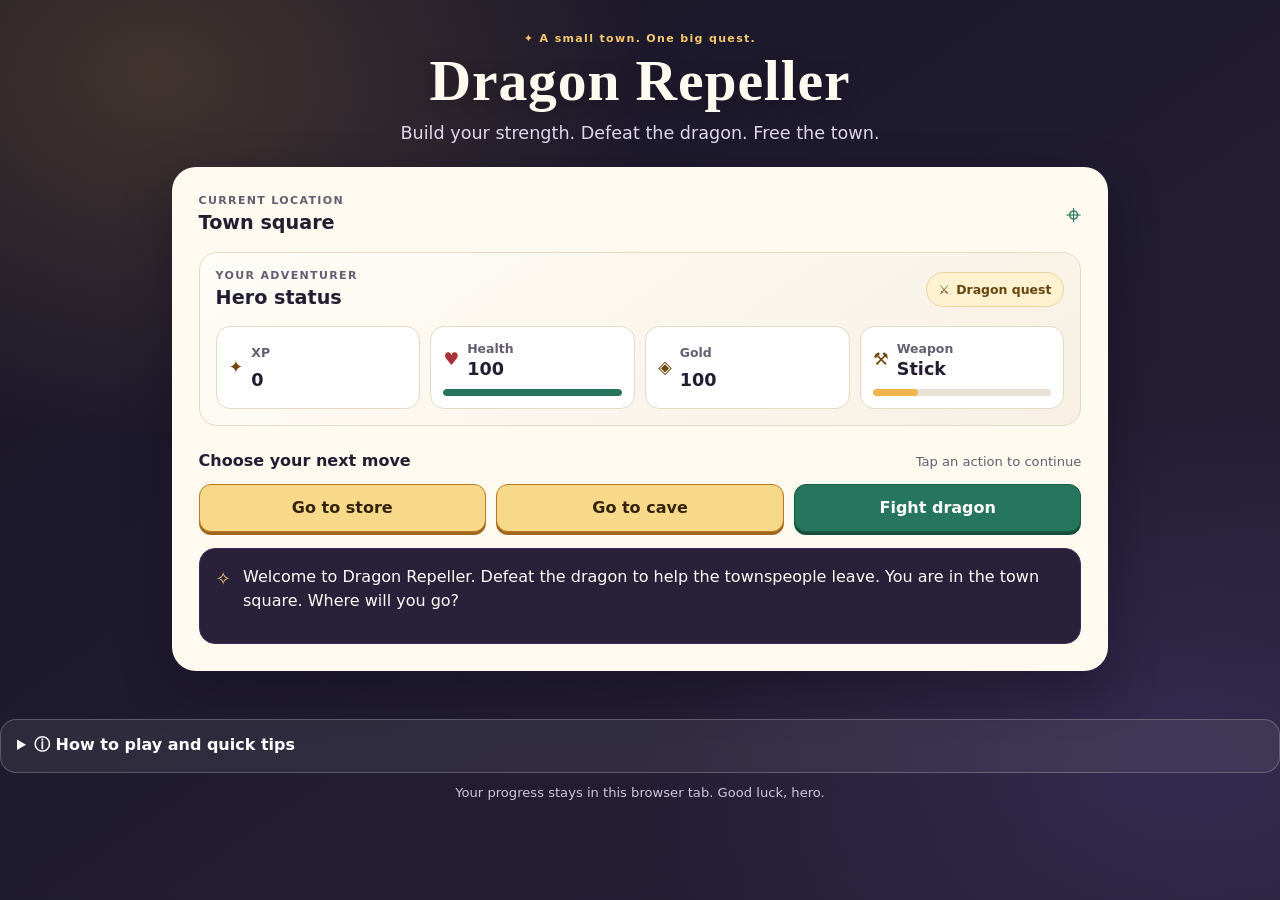
<file: index.html>
<!DOCTYPE html>
<html lang="en">
  <head>
    <meta charset="utf-8">
    <meta name="viewport" content="width=device-width, initial-scale=1">
    <link rel="stylesheet" href="RPG.css">
    <title>Dragon Repeller — A Small Town RPG</title>
  </head>
  <body>
    <main class="app-shell">
      <header class="page-header">
        <p class="eyebrow"><span aria-hidden="true">✦</span> A small town. One big quest.</p>
        <h1 class="game-title">Dragon Repeller</h1>
        <p class="game-subtitle">Build your strength. Defeat the dragon. Free the town.</p>
      </header>
      <section id="game" aria-label="Dragon Repeller adventure">
        <div class="section-heading location-heading">
          <div>
            <p class="eyebrow">CURRENT LOCATION</p>
            <h2 id="locationHeading">Town square</h2>
          </div>
          <span class="location-mark" aria-hidden="true">⌖</span>
        </div>

        <section class="hero-panel" aria-labelledby="hero-heading">
          <div class="section-heading">
            <div>
              <p class="eyebrow">YOUR ADVENTURER</p>
              <h2 id="hero-heading">Hero status</h2>
            </div>
            <span class="quest-badge"><span aria-hidden="true">⚔</span> Dragon quest</span>
          </div>
          <div id="stats" class="status-grid" role="group" aria-label="Your stats">
            <div class="stat-card stat-xp"><span class="stat-icon" aria-hidden="true">✦</span><span class="stat-label">XP</span><strong class="stat-value" id="xpText">0</strong></div>
            <div id="healthCard" class="stat-card stat-health"><span class="stat-icon" aria-hidden="true">♥</span><span class="stat-label">Health</span><strong class="stat-value"><span id="healthText">100</span></strong><div class="meter" aria-hidden="true"><span id="healthMeter"></span></div></div>
            <div class="stat-card stat-gold"><span class="stat-icon" aria-hidden="true">◈</span><span class="stat-label">Gold</span><strong class="stat-value" id="goldText">100</strong></div>
            <div class="stat-card stat-weapon"><span class="stat-icon" aria-hidden="true">⚒</span><span class="stat-label">Weapon</span><strong class="stat-value" id="weaponText">Stick</strong><div id="weaponMeter" class="meter weapon-meter" role="progressbar" aria-label="Weapon tier" aria-valuemin="1" aria-valuemax="4" aria-valuenow="1"><span id="weaponMeterFill"></span></div></div>
          </div>
        </section>

        <div class="adventure-panel">
        <div class="action-heading"><h3>Choose your next move</h3><span>Tap an action to continue</span></div>
        <div id="controls" role="group" aria-label="Available actions">
          <button id="button1" class="action-button" type="button">Go to store</button>
          <button id="button2" class="action-button" type="button">Go to cave</button>
          <button id="button3" class="action-button action-primary" type="button">Fight dragon</button>
        </div>

        <div id="monsterStats" class="enemy-panel" aria-live="polite" aria-atomic="true">
          <div class="enemy-heading"><span class="enemy-icon" aria-hidden="true">♟</span><div><span class="eyebrow">OPPONENT</span><strong id="monsterName"></strong></div><span class="enemy-health"><span id="monsterHealth"></span> HP</span></div>
          <div class="meter enemy-meter" role="progressbar" aria-label="Opponent health" aria-valuemin="0" aria-valuemax="100" aria-valuenow="100"><span id="monsterHealthMeter"></span></div>
          <div class="momentum-row">
            <span class="momentum-label"><span id="momentumText">Momentum · 0/5</span><span class="tooltip-wrap"><span class="tooltip-trigger" tabindex="0" aria-label="Momentum help" aria-describedby="momentumHelp">?</span><span id="momentumHelp" class="tooltip" role="tooltip">Counts successful hits in a row. It resets after a miss and does not change damage.</span></span></span>
            <div id="momentumMeter" class="meter momentum-meter" role="progressbar" aria-label="Consecutive successful hits" aria-valuemin="0" aria-valuemax="5" aria-valuenow="0"><span id="momentumMeterFill"></span></div>
          </div>
        </div>

        <div class="story-card">
          <span class="story-mark" aria-hidden="true">✧</span>
          <p id="text" role="status" aria-live="polite" aria-atomic="true">Welcome to Dragon Repeller. Defeat the dragon to help the townspeople leave. You are in the town square. Where will you go?</p>
        </div>
        </div>
      </section>
    </main>
    <footer class="page-footer">
      <details class="guide-card">
        <summary><span aria-hidden="true">ⓘ</span> How to play and quick tips</summary>
        <div class="guide-content">
          <div><h2>Play guide</h2><ol><li>Visit the store to buy health or a stronger weapon.</li><li>Enter the cave and defeat monsters to earn XP and gold.</li><li>Return to town and choose <strong>Fight dragon</strong> when ready.</li></ol></div>
          <div><h2>Controls and tips</h2><p>Choose an action with a tap or click. On a keyboard, use <kbd>Tab</kbd> to move and <kbd>Enter</kbd> or <kbd>Space</kbd> to choose.</p><p>Momentum counts hits in a row. It resets when you miss and does not change damage.</p><p class="guide-tip"><strong>Tip:</strong> Upgrade your weapon before you challenge the dragon.</p></div>
        </div>
      </details>
      <p class="footer-note">Your progress stays in this browser tab. Good luck, hero.</p>
    </footer>
    <script src="RPG.js"></script>
  </body>
</html>
</file>
<file: RPG.css>
:root {
  --bg-1: #121126;
  --bg-2: #1f1742;
  --panel: #fff9ec;
  --ink: #241a33;
  --accent: #ef8c22;
  --accent-2: #f9bd4a;
  --danger: #b62a2a;
  --danger-2: #861f1f;
  --border: #2f2352;
}

* {
  box-sizing: border-box;
}

body {
  margin: 0;
  min-height: 100vh;
  font-family: "Trebuchet MS", "Segoe UI", sans-serif;
  color: var(--ink);
  background:
    radial-gradient(circle at 10% 15%, rgba(249, 189, 74, 0.2), transparent 30%),
    radial-gradient(circle at 90% 85%, rgba(239, 140, 34, 0.2), transparent 35%),
    linear-gradient(145deg, var(--bg-1), var(--bg-2));
}

.app-shell {
  width: min(100%, 940px);
  margin: 0 auto;
  padding: 1.1rem;
}

#game {
  margin: 0;
  padding: 1rem;
  border-radius: 18px;
  background: linear-gradient(180deg, rgba(255, 249, 236, 0.98), rgba(255, 244, 216, 0.96));
  border: 2px solid rgba(47, 35, 82, 0.25);
  box-shadow: 0 20px 45px rgba(0, 0, 0, 0.35);
  animation: rise 500ms ease-out;
}

.game-title {
  margin: 0;
  letter-spacing: 0.04em;
  font-size: clamp(1.5rem, 4vw, 2.2rem);
  color: #2a1f40;
}

.game-subtitle {
  margin: 0.3rem 0 1rem;
  font-size: 0.95rem;
  color: #493a6d;
}

#stats,
#controls,
#monsterStats,
#text {
  border-radius: 12px;
  margin-bottom: 0.8rem;
}

#stats {
  display: flex;
  flex-wrap: wrap;
  gap: 0.5rem;
  border: 1px solid var(--border);
  background: rgba(255, 255, 255, 0.82);
  padding: 0.65rem;
}

.stat {
  display: inline-flex;
  align-items: center;
  gap: 0.25rem;
  font-weight: 600;
  padding: 0.35rem 0.6rem;
  border-radius: 999px;
  background: rgba(42, 31, 64, 0.08);
  white-space: nowrap;
}

#controls {
  display: grid;
  grid-template-columns: repeat(3, minmax(0, 1fr));
  gap: 0.55rem;
  border: 1px solid var(--border);
  background: rgba(255, 255, 255, 0.74);
  padding: 0.65rem;
}

button {
  cursor: pointer;
  min-height: 46px;
  padding: 0.65rem 0.55rem;
  font: inherit;
  font-weight: 700;
  color: #2e1f00;
  border: 1px solid #9f5b14;
  border-radius: 10px;
  background: linear-gradient(160deg, var(--accent-2), var(--accent));
  box-shadow: 0 3px 0 #8f4b10;
  transition: transform 140ms ease, box-shadow 140ms ease, filter 180ms ease;
}

button:hover {
  filter: brightness(1.04);
}

button:active {
  transform: translateY(2px);
  box-shadow: 0 1px 0 #8f4b10;
}

button:focus-visible {
  outline: 3px solid #3b74ff;
  outline-offset: 2px;
}

#monsterStats {
  display: none;
  border: 1px solid #5f1313;
  color: #ffe9e9;
  background: linear-gradient(120deg, var(--danger), var(--danger-2));
  padding: 0.65rem;
}

#monsterStats .stat {
  background: rgba(255, 255, 255, 0.15);
}

#text {
  border: 1px solid var(--border);
  background: #231834;
  color: #ffffff;
  min-height: 140px;
  line-height: 1.5;
  padding: 0.8rem;
}

@keyframes rise {
  from {
    opacity: 0;
    transform: translateY(10px);
  }
  to {
    opacity: 1;
    transform: translateY(0);
  }
}

@media (max-width: 700px) {
  .app-shell {
    padding: 0.7rem;
  }

  #game {
    padding: 0.8rem;
    border-radius: 14px;
  }

  #controls {
    grid-template-columns: 1fr;
  }

  button {
    width: 100%;
  }

  #text {
    min-height: 170px;
    font-size: 0.97rem;
  }
}

/* Dragon Repeller adventure UI */
:root {
  color-scheme: light;
  --bg-1: #191626;
  --bg-2: #27213a;
  --panel: #fffaf0;
  --panel-strong: #ffffff;
  --ink: #231d31;
  --muted: #655d70;
  --accent: #f0b64d;
  --accent-deep: #70470c;
  --good: #26765d;
  --danger: #a83238;
  --line: #e5dac4;
  --shadow: 0 18px 48px rgba(8, 6, 20, 0.34);
}

body {
  min-height: 100vh;
  color: var(--ink);
  background:
    radial-gradient(ellipse at 12% 8%, rgba(240, 182, 77, 0.18), transparent 31rem),
    radial-gradient(ellipse at 92% 84%, rgba(85, 64, 130, 0.3), transparent 34rem),
    linear-gradient(145deg, var(--bg-1), var(--bg-2));
  font-family: Inter, ui-sans-serif, system-ui, -apple-system, "Segoe UI", sans-serif;
  line-height: 1.55;
}

.app-shell {
  width: min(100%, 1000px);
  margin-inline: auto;
  padding: clamp(1rem, 3vw, 2rem);
}

.page-header {
  margin: 0 auto 1.25rem;
  color: #fffaf0;
  text-align: center;
}

.page-header .eyebrow { color: #f3c86f; }
.game-title {
  margin: 0;
  color: #fffaf0;
  font-family: Georgia, "Times New Roman", serif;
  font-size: clamp(2.1rem, 7vw, 3.6rem);
  letter-spacing: 0.015em;
  line-height: 1.08;
  text-shadow: 0 3px 18px rgba(0, 0, 0, 0.25);
}
.game-subtitle { margin: 0.5rem 0 0; color: #ded7ec; font-size: clamp(0.95rem, 2.5vw, 1.1rem); }

#game {
  margin: 0;
  padding: clamp(1rem, 3vw, 1.6rem);
  border: 1px solid rgba(255, 250, 240, 0.72);
  border-radius: 24px;
  background: var(--panel);
  box-shadow: var(--shadow);
  animation: rise 420ms ease-out;
}

.section-heading, .enemy-heading, .action-heading {
  display: flex;
  align-items: center;
  justify-content: space-between;
  gap: 1rem;
}
.section-heading { margin-bottom: 1rem; }
.section-heading h2, .guide-content h2 { margin: 0; font-size: 1.2rem; line-height: 1.25; }
.eyebrow {
  margin: 0 0 0.2rem;
  color: var(--muted);
  font-size: 0.69rem;
  font-weight: 800;
  letter-spacing: 0.12em;
  line-height: 1.3;
}
.quest-badge, .enemy-health {
  display: inline-flex;
  align-items: center;
  gap: 0.4rem;
  border: 1px solid #ead39f;
  border-radius: 999px;
  background: #fff2d2;
  color: #69450e;
  font-size: 0.78rem;
  font-weight: 800;
  padding: 0.45rem 0.75rem;
  white-space: nowrap;
}
.location-mark { color: var(--good); font-size: 1.7rem; }

.hero-panel {
  margin-bottom: 1.35rem;
  padding: 1rem;
  border: 1px solid var(--line);
  border-radius: 18px;
  background: linear-gradient(145deg, #fffdf8, #f7f0e3);
}
#stats.status-grid {
  display: grid;
  grid-template-columns: repeat(2, minmax(0, 1fr));
  gap: 0.65rem;
  margin: 0;
  padding: 0;
  border: 0;
  border-radius: 0;
  background: transparent;
}
.stat-card {
  display: grid;
  grid-template-columns: auto 1fr;
  align-items: center;
  column-gap: 0.5rem;
  min-width: 0;
  padding: 0.75rem;
  border: 1px solid var(--line);
  border-radius: 14px;
  background: var(--panel-strong);
}
.stat-icon { grid-row: span 2; color: var(--accent-deep); font-size: 1.1rem; text-align: center; }
.stat-health .stat-icon { color: var(--danger); }
.stat-health.is-low .stat-value { color: var(--danger); }
.stat-health.is-low .meter > span { background: var(--danger); }
.stat-label { color: var(--muted); font-size: 0.78rem; font-weight: 700; }
.stat-value { overflow-wrap: anywhere; font-size: 1.1rem; line-height: 1.2; }
.stat-weapon .stat-value { text-transform: capitalize; }
.meter { grid-column: 1 / -1; height: 7px; margin-top: 0.55rem; overflow: hidden; border-radius: 999px; background: #e9e2d6; }
.meter > span { display: block; width: 100%; height: 100%; border-radius: inherit; background: var(--good); transition: width 220ms ease; }
.weapon-meter > span { width: 0; background: var(--accent); }

.adventure-panel { padding-top: 0.1rem; }
.action-heading { margin: 0 0 0.65rem; align-items: baseline; }
.action-heading h3 { margin: 0; font-size: 1rem; }
.action-heading span { color: var(--muted); font-size: 0.82rem; }
#controls { display: grid; grid-template-columns: 1fr; gap: 0.65rem; margin: 0 0 1rem; padding: 0; border: 0; background: transparent; }
button {
  min-height: 48px;
  padding: 0.72rem 0.85rem;
  border: 1px solid #b97821;
  border-radius: 12px;
  background: #f8d889;
  box-shadow: 0 3px 0 #a2671c;
  color: #33230d;
  font: inherit;
  font-weight: 800;
  line-height: 1.25;
  cursor: pointer;
  transition: transform 140ms ease, box-shadow 140ms ease, background-color 140ms ease;
}
button:hover { background: #fbe3a5; }
button:active { transform: translateY(2px); box-shadow: 0 1px 0 #a2671c; }
button.action-primary { border-color: #185b48; background: var(--good); box-shadow: 0 3px 0 #174d3d; color: #fff; }
button.action-primary:hover { background: #1d654f; }
button:focus-visible, summary:focus-visible { outline: 3px solid #2863d5; outline-offset: 3px; }

.enemy-panel {
  display: none;
  margin: 0 0 0.9rem;
  padding: 0.8rem 1rem;
  border: 1px solid #82272d;
  border-radius: 14px;
  background: linear-gradient(120deg, #aa343b, #7b252e);
  color: #fff7f4;
}
#monsterStats.enemy-panel { padding: 0.8rem 1rem; border-color: #82272d; background: linear-gradient(120deg, #aa343b, #7b252e); color: #fff7f4; }
.enemy-heading { justify-content: flex-start; }
.enemy-heading > div { display: grid; gap: 0.1rem; }
.enemy-heading .eyebrow { color: #f6d4cf; }
.enemy-heading strong { text-transform: capitalize; }
.enemy-icon { font-size: 1.35rem; }
.enemy-health { margin-left: auto; border-color: rgba(255,255,255,.3); background: rgba(255,255,255,.14); color: #fff; }
.enemy-meter { background: rgba(40, 0, 0, 0.35); }
.enemy-meter > span { background: #ffc06e; }
.momentum-row { display: flex; align-items: center; gap: 0.7rem; margin-top: 0.55rem; color: #ffe9b4; font-size: 0.76rem; font-weight: 700; }
.momentum-label { display: inline-flex; align-items: center; gap: 0.35rem; }
.tooltip-wrap { position: relative; display: inline-flex; }
.tooltip-trigger { display: inline-grid; width: 1.1rem; height: 1.1rem; place-items: center; border: 1px solid rgba(255,255,255,.65); border-radius: 50%; color: #fff; font-size: 0.7rem; cursor: help; }
.tooltip-trigger:focus-visible { outline: 2px solid #f4cf70; outline-offset: 2px; }
.tooltip { position: absolute; z-index: 5; bottom: calc(100% + 0.55rem); left: 0; display: none; width: min(230px, 70vw); padding: 0.55rem 0.65rem; border: 1px solid #514766; border-radius: 9px; background: #191626; box-shadow: 0 6px 18px rgba(0,0,0,.25); color: #fffaf0; font-size: 0.75rem; font-weight: 500; line-height: 1.45; }
.tooltip-wrap:hover .tooltip, .tooltip-wrap:focus-within .tooltip { display: block; }
.momentum-meter { flex: 1; margin: 0; background: rgba(40, 0, 0, 0.35); }
.momentum-meter > span { width: 0; background: #f4cf70; }

.story-card {
  display: flex;
  align-items: flex-start;
  gap: 0.75rem;
  min-height: 96px;
  padding: 1rem;
  border: 1px solid #392d52;
  border-radius: 16px;
  background: #282139;
  color: #fffdf8;
}
.story-card p { margin: 0; line-height: 1.65; }
#text { min-height: 0; margin: 0; padding: 0; border: 0; border-radius: 0; background: transparent; color: inherit; }
.story-mark { flex: none; color: #f0c46c; font-size: 1.15rem; }

.page-footer { margin: 1rem 0 0; color: #f6f0fc; }
.guide-card { border: 1px solid rgba(255,255,255,.22); border-radius: 16px; background: rgba(255,255,255,.07); }
.guide-card summary { padding: 0.85rem 1rem; border-radius: inherit; color: #fff; font-weight: 800; cursor: pointer; }
.guide-card:not([open]) > .guide-content { display: none; }
.guide-card[open] > .guide-content { display: grid; }
.guide-content { display: grid; grid-template-columns: 1fr 1fr; gap: 1.25rem; padding: 0 1rem 1rem; color: #e7e1ef; }
.guide-content h2 { margin-bottom: 0.4rem; color: #fff; font-size: 0.95rem; }
.guide-content ol { margin: 0; padding-left: 1.25rem; }
.guide-content p { margin: 0.35rem 0; }
.guide-tip { color: #f6d58e; }
kbd { padding: 0.05rem 0.3rem; border: 1px solid #aaa0b8; border-radius: 4px; background: rgba(0,0,0,.2); font: inherit; font-size: 0.88em; }
.footer-note { margin: 0.65rem 0 0; color: #cfc7dc; font-size: 0.82rem; text-align: center; }

@media (min-width: 701px) {
  #stats.status-grid { grid-template-columns: repeat(4, minmax(0, 1fr)); }
  #controls { grid-template-columns: repeat(3, minmax(0, 1fr)); }
}
@media (max-width: 700px) {
  .app-shell { padding: 1rem 0.8rem; }
  #game { border-radius: 18px; }
  #stats.status-grid { grid-template-columns: repeat(2, minmax(0, 1fr)); }
  #controls { grid-template-columns: 1fr; }
  button { width: 100%; min-height: 50px; }
  .guide-content { grid-template-columns: 1fr; gap: 0.9rem; }
}
@media (max-width: 380px) {
  .hero-panel { padding: 0.75rem; }
  .stat-card { padding: 0.6rem; }
  .quest-badge { max-width: 118px; white-space: normal; }
  .action-heading { display: block; }
}
@media (prefers-reduced-motion: reduce) {
  *, *::before, *::after { scroll-behavior: auto !important; animation-duration: 0.01ms !important; animation-iteration-count: 1 !important; transition-duration: 0.01ms !important; }
}
</file>
